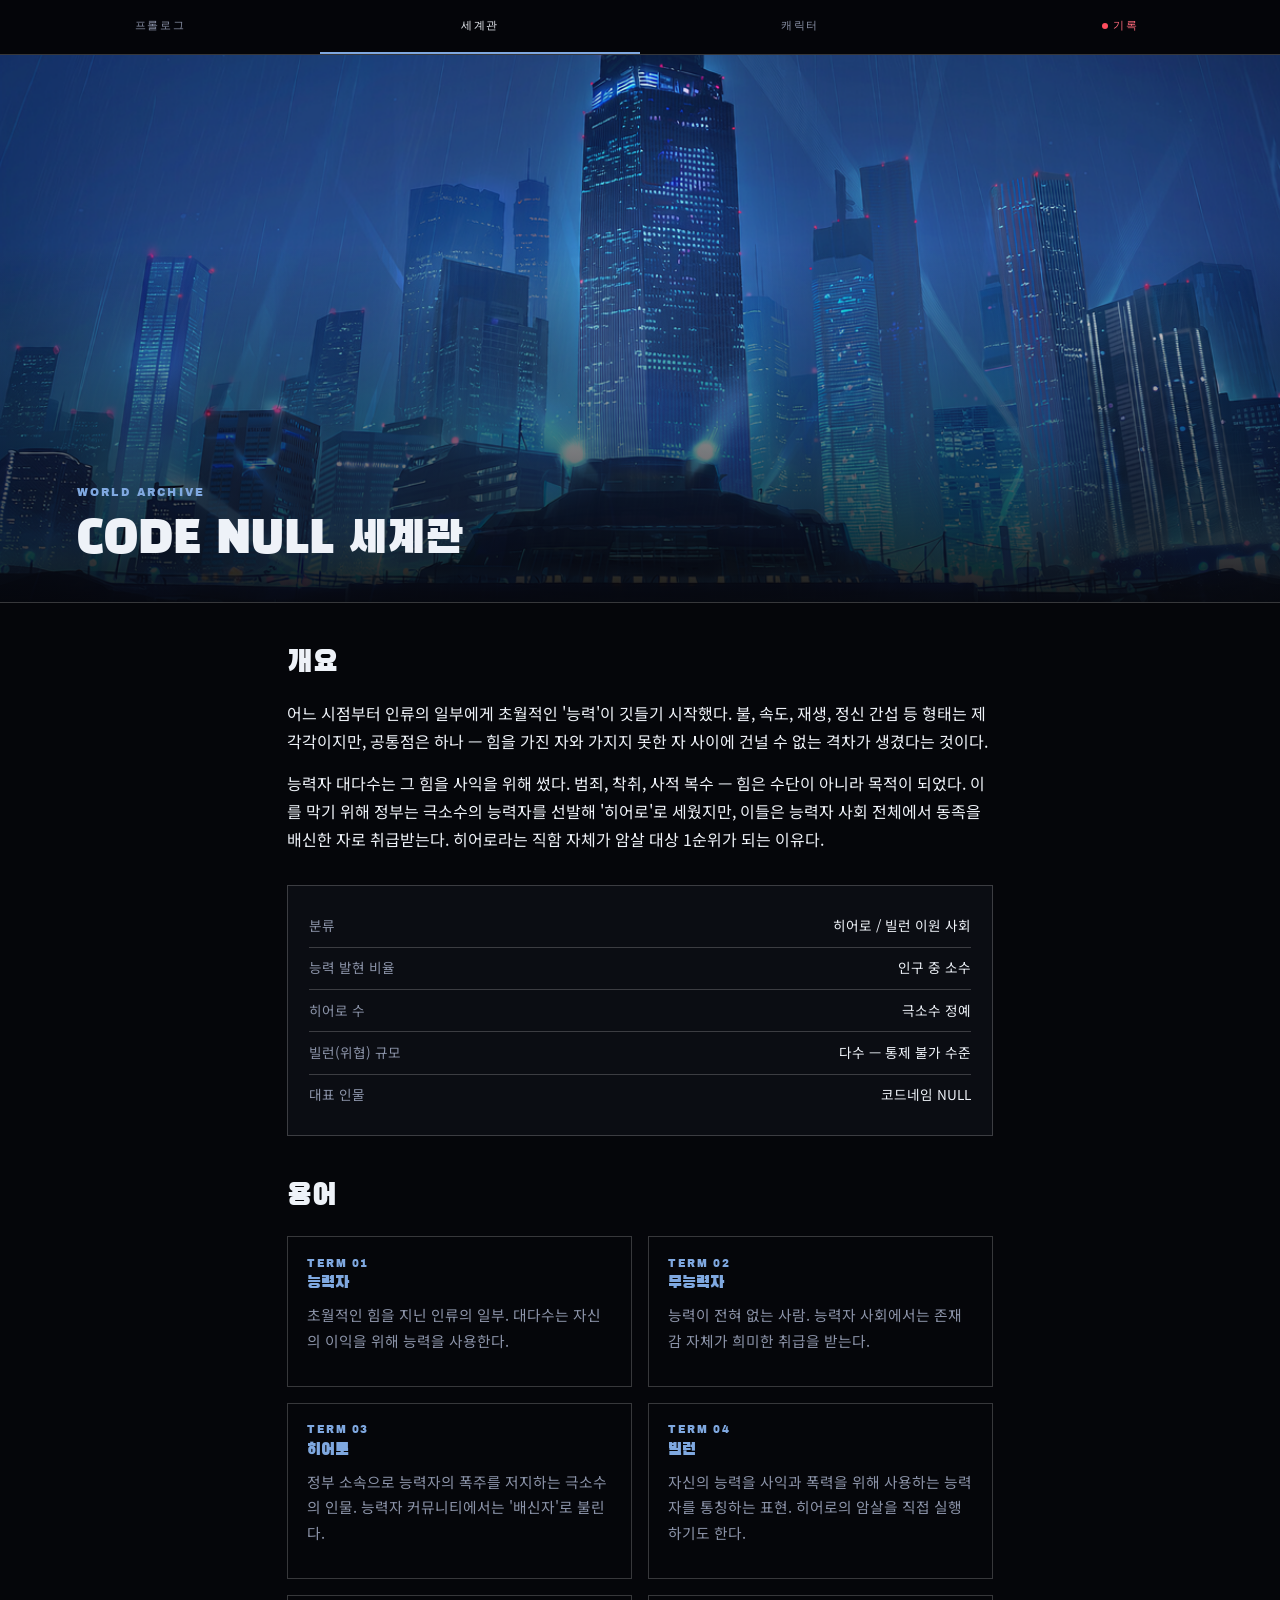
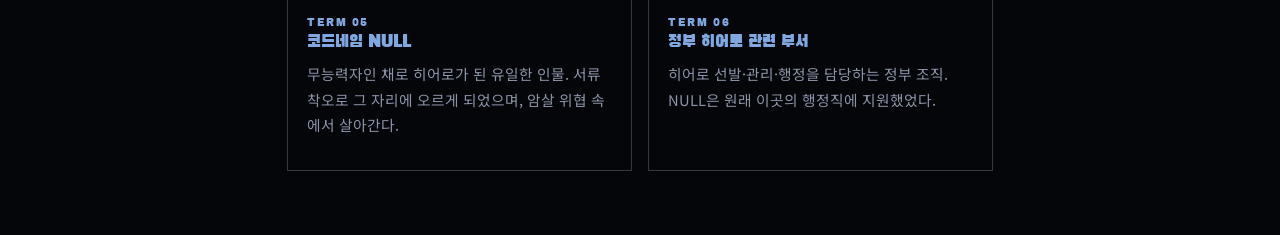
<file: world.html>
<!DOCTYPE html>
<html lang="ko">
<head>
<meta charset="UTF-8">
<meta name="viewport" content="width=device-width, initial-scale=1, viewport-fit=cover">
<title>세계관 · CODE NULL</title>
<link rel="stylesheet" href="css/style.css">
</head>
<body>
<nav class="nav">
  <a href="index.html">프롤로그</a>
  <a href="world.html" class="active">세계관</a>
  <a href="characters.html">캐릭터</a>
  <a href="archive.html" class="lock">기록</a>
</nav>

<section class="wiki-hero">
  <img src="img/5.png" alt="">
  <div class="ph">img/5.png</div>
  <div class="ov">
    <div>
      <div class="tag" style="margin:0 0 .5rem;">WORLD ARCHIVE</div>
      <h1>CODE NULL 세계관</h1>
    </div>
  </div>
</section>

<section class="wrap" style="padding-top:2.5rem;">
  <h2>개요</h2>
  <p>어느 시점부터 인류의 일부에게 초월적인 '능력'이 깃들기 시작했다. 불, 속도, 재생, 정신 간섭 등 형태는 제각각이지만, 공통점은 하나 — 힘을 가진 자와 가지지 못한 자 사이에 건널 수 없는 격차가 생겼다는 것이다.</p>
  <p>능력자 대다수는 그 힘을 사익을 위해 썼다. 범죄, 착취, 사적 복수 — 힘은 수단이 아니라 목적이 되었다. 이를 막기 위해 정부는 극소수의 능력자를 선발해 '히어로'로 세웠지만, 이들은 능력자 사회 전체에서 동족을 배신한 자로 취급받는다. 히어로라는 직함 자체가 암살 대상 1순위가 되는 이유다.</p>

  <div class="infobox">
    <div class="row"><span>분류</span><span>히어로 / 빌런 이원 사회</span></div>
    <div class="row"><span>능력 발현 비율</span><span>인구 중 소수</span></div>
    <div class="row"><span>히어로 수</span><span>극소수 정예</span></div>
    <div class="row"><span>빌런(위협) 규모</span><span>다수 — 통제 불가 수준</span></div>
    <div class="row"><span>대표 인물</span><span>코드네임 NULL</span></div>
  </div>

  <h2 style="margin-top:2.5rem;">용어</h2>
  <div class="entry-grid">
    <div class="entry"><div class="idx">TERM 01</div><h3>능력자</h3><p class="dim">초월적인 힘을 지닌 인류의 일부. 대다수는 자신의 이익을 위해 능력을 사용한다.</p></div>
    <div class="entry"><div class="idx">TERM 02</div><h3>무능력자</h3><p class="dim">능력이 전혀 없는 사람. 능력자 사회에서는 존재감 자체가 희미한 취급을 받는다.</p></div>
    <div class="entry"><div class="idx">TERM 03</div><h3>히어로</h3><p class="dim">정부 소속으로 능력자의 폭주를 저지하는 극소수의 인물. 능력자 커뮤니티에서는 '배신자'로 불린다.</p></div>
    <div class="entry"><div class="idx">TERM 04</div><h3>빌런</h3><p class="dim">자신의 능력을 사익과 폭력을 위해 사용하는 능력자를 통칭하는 표현. 히어로의 암살을 직접 실행하기도 한다.</p></div>
    <div class="entry"><div class="idx">TERM 05</div><h3>코드네임 NULL</h3><p class="dim">무능력자인 채로 히어로가 된 유일한 인물. 서류 착오로 그 자리에 오르게 되었으며, 암살 위협 속에서 살아간다.</p></div>
    <div class="entry"><div class="idx">TERM 06</div><h3>정부 히어로 관련 부서</h3><p class="dim">히어로 선발·관리·행정을 담당하는 정부 조직. NULL은 원래 이곳의 행정직에 지원했었다.</p></div>
  </div>
</section>

<script src="js/main.js"></script>
</body>
</html>
</file>
<file: css/style.css>
@import url('https://fonts.googleapis.com/css2?family=Black+Han+Sans&family=Archivo+Black&family=Noto+Sans+KR:wght@400;600;800&display=swap');

:root{
  --bg:#05060a; --ink:#101216; --paper:#eef2f8;
  --ice:#7fa8e0; --dim:#8b93a8; --red:#c2586a;
  --line:rgba(255,255,255,.2);
}
*{box-sizing:border-box;margin:0;padding:0;}
html{scroll-padding-top:60px;}
html,body{background:var(--bg);color:var(--paper);}
body{font-family:'Noto Sans KR',sans-serif;line-height:1.75;padding-bottom:4rem;}
a{color:inherit;text-decoration:none;}

/* nav */
.nav{
  position:sticky;top:0;z-index:50;display:flex;gap:0;
  background:rgba(5,6,10,.92);backdrop-filter:blur(6px);
  border-bottom:1px solid var(--line);
}
.nav a{
  flex:1;text-align:center;padding:1rem .5rem;
  font-family:'Archivo Black',sans-serif;font-size:.7rem;letter-spacing:.15em;
  color:var(--dim);border-bottom:2px solid transparent;
}
.nav a.active{color:var(--paper);border-bottom-color:var(--ice);}

/* generic */
.wrap{max-width:860px;margin:0 auto;padding:0 6vw;}
.tag{font-family:'Archivo Black',sans-serif;font-size:.68rem;letter-spacing:.2em;color:var(--ice);margin:2.5rem 0 1rem;}
h1,h2,h3{font-family:'Black Han Sans',sans-serif;font-weight:400;line-height:1.35;}
h1{font-size:clamp(1.8rem,6vw,2.8rem);}
h2{font-size:clamp(1.3rem,4vw,1.9rem);margin-bottom:.9rem;}
h3{font-size:1.05rem;color:var(--ice);margin-bottom:.4rem;}
p{color:var(--paper);margin-bottom:.9rem;}
p.dim{color:var(--dim);font-size:.92rem;}

.eng{font-family:'Archivo Black',sans-serif;font-size:clamp(2.2rem,10vw,4.4rem);line-height:.95;}
.eng span{color:var(--ice);}

/* image slot with graceful fallback for missing /img/N.png */
.art{position:relative;width:100%;aspect-ratio:4/5;overflow:hidden;background:#0b0d13;border:1px solid var(--line);}
.art img{width:100%;height:100%;object-fit:cover;display:block;}
.art .ph{
  display:none;position:absolute;inset:0;align-items:center;justify-content:center;
  flex-direction:column;gap:.5rem;color:var(--dim);font-size:.72rem;text-align:center;padding:1rem;
  background:repeating-linear-gradient(135deg,#0b0d13,#0b0d13 12px,#0e111a 12px,#0e111a 24px);
}
.art.noimg .ph{display:flex;}
.art.wide{aspect-ratio:16/10;}

/* dialogue blocks */
.line-block{margin:1.6rem 0;}
.who{font-family:'Archivo Black',sans-serif;font-size:.68rem;letter-spacing:.1em;color:var(--dim);margin-bottom:.35rem;}
.line{font-family:'Black Han Sans',sans-serif;font-size:1.05rem;color:var(--paper);}
.narr{color:var(--dim);font-style:normal;border-left:2px solid var(--ice);padding-left:1rem;}

/* route picker cards */
.routes{display:grid;grid-template-columns:1fr;gap:1.2rem;margin-top:1.5rem;}
@media(min-width:700px){.routes{grid-template-columns:repeat(3,1fr);}}
.route-card{border:1px solid var(--line);display:block;}
.route-card .art{aspect-ratio:3/4;}
.route-card .cap{padding:1rem;}
.route-card .cap .num{font-family:'Archivo Black',sans-serif;font-size:.65rem;letter-spacing:.15em;color:var(--ice);}
.route-card .cap h3{margin-top:.4rem;}
.route-card .cap p{font-size:.85rem;color:var(--dim);margin-bottom:0;}

/* roster grid */
.roster{display:grid;grid-template-columns:1fr;gap:1.4rem;margin-top:1.2rem;}
@media(min-width:700px){.roster{grid-template-columns:repeat(2,1fr);}}
.roster .person{border:1px solid var(--line);padding-bottom:1rem;}
.roster .person .info{padding:1rem 1.1rem 0;}

/* terms list */
.terms dt{font-family:'Black Han Sans',sans-serif;color:var(--ice);margin-top:1.3rem;}
.terms dd{color:var(--dim);margin-top:.3rem;font-size:.92rem;}

.btn{
  display:inline-block;margin-top:1.5rem;font-family:'Archivo Black',sans-serif;
  font-size:.75rem;letter-spacing:.12em;color:var(--bg);background:var(--ice);
  padding:.85rem 1.6rem;
}
.back{display:inline-block;margin-top:2rem;color:var(--dim);font-size:.82rem;}

.hero-section{
  padding:7vh 0 4vh;
  background:radial-gradient(circle at 25% 10%, rgba(127,168,224,.18), transparent 55%);
}
.note{font-size:.78rem;color:var(--dim);border-top:1px solid var(--line);margin-top:3rem;padding-top:1.2rem;}

/* ===== 웹툰 컷 패널 (프롤로그 / NIGHT 루트) ===== */
.panel{position:relative;width:100%;aspect-ratio:4/5;overflow:hidden;border-bottom:2px solid var(--line);background:#0b0d13;}
.panel.cover{aspect-ratio:3/4;}
.panel img{position:absolute;inset:0;width:100%;height:100%;object-fit:cover;display:block;}
.panel .ph{display:none;position:absolute;inset:0;align-items:center;justify-content:center;flex-direction:column;gap:.5rem;color:var(--dim);font-size:.75rem;text-align:center;padding:1rem;background:repeating-linear-gradient(135deg,#0b0d13,#0b0d13 12px,#0e111a 12px,#0e111a 24px);}
.panel.noimg .ph{display:flex;}
.panel .shade{position:absolute;inset:0;z-index:1;pointer-events:none;background:linear-gradient(to top, rgba(5,6,10,.92) 0%, rgba(5,6,10,.15) 42%, transparent 62%);}
.panel .num{position:absolute;top:.9rem;left:.9rem;z-index:3;font-family:'Archivo Black',sans-serif;font-size:.68rem;letter-spacing:.15em;color:var(--ink);background:var(--ice);padding:.28rem .6rem;}
.panel .cap-box{position:absolute;left:.9rem;z-index:3;max-width:78%;background:var(--paper);color:var(--ink);font-size:.82rem;font-weight:600;line-height:1.5;padding:.65rem .9rem;border:2px solid var(--ink);}
.panel .bubble{position:absolute;z-index:3;max-width:72%;background:var(--paper);color:var(--ink);font-family:'Black Han Sans',sans-serif;font-size:clamp(.95rem,2.6vw,1.15rem);line-height:1.4;padding:.9rem 1.1rem;border:2px solid var(--ink);}
.panel .bubble::after{content:"";position:absolute;width:16px;height:16px;background:var(--paper);border-right:2px solid var(--ink);border-bottom:2px solid var(--ink);}
.panel .bubble.tail-bl{bottom:-9px;left:2rem;}
.panel .bubble.tail-bl::after{bottom:8px;left:-8px;transform:rotate(135deg);}
.panel .bubble.tail-br{bottom:-9px;right:2rem;}
.panel .bubble.tail-br::after{bottom:8px;right:-8px;transform:rotate(45deg);}
.panel .title-ov{position:absolute;left:6vw;bottom:2.2rem;z-index:3;}
.panel .title-ov .eng{font-size:clamp(2.2rem,11vw,4.6rem);}
.top-r{top:1.1rem;right:1.1rem;}
.bottom-l{bottom:1.1rem;left:1.1rem;}
.bottom-r{bottom:1.1rem;right:1.1rem;}
.mid-l{top:50%;left:1.1rem;transform:translateY(-50%);}
.routes-wrap{padding:3rem 0;}

/* ===== 세계관 위키 스타일 ===== */
.wiki-hero{position:relative;width:100%;aspect-ratio:21/9;overflow:hidden;border-bottom:1px solid var(--line);}
.wiki-hero img{position:absolute;inset:0;width:100%;height:100%;object-fit:cover;}
.wiki-hero .ph{position:absolute;inset:0;}
.wiki-hero .ov{position:absolute;inset:0;z-index:2;background:linear-gradient(to top, rgba(5,6,10,.92), transparent 65%);display:flex;align-items:flex-end;padding:2rem 6vw;}
.infobox{border:1px solid var(--line);background:#0b0d13;padding:1.2rem 1.3rem;margin:2rem 0;}
.infobox .row{display:flex;justify-content:space-between;gap:1rem;font-size:.85rem;padding:.55rem 0;border-bottom:1px solid var(--line);}
.infobox .row:last-child{border-bottom:none;}
.infobox .row span:first-child{color:var(--dim);}
.entry-grid{display:grid;grid-template-columns:1fr;gap:1rem;margin-top:1.2rem;}
@media(min-width:700px){.entry-grid{grid-template-columns:repeat(2,1fr);}}
.entry{border:1px solid var(--line);padding:1.1rem 1.2rem;}
.entry .idx{font-family:'Archivo Black',sans-serif;font-size:.65rem;color:var(--ice);letter-spacing:.15em;}

/* ===== 과거 회상 컷 (실루엣/저채도) ===== */
.panel.flashback .shade{background:linear-gradient(to top, rgba(5,6,10,.95) 0%, rgba(5,6,10,.35) 50%, rgba(5,6,10,.1) 100%);}
.panel.flashback .ph{filter:grayscale(1) contrast(1.1);}
.panel .narr-line{position:absolute;left:6vw;right:6vw;bottom:1.4rem;z-index:3;color:var(--dim);font-size:.85rem;text-align:center;letter-spacing:.04em;}

/* ===== REDACTED / 정보 비공개 글리치 ===== */
.redact-box{
  position:absolute;z-index:3;left:6vw;right:6vw;bottom:1.6rem;
  border:1px solid rgba(194,88,106,.5);background:rgba(5,6,10,.75);
  padding:1rem 1.1rem;font-family:'Archivo Black',sans-serif;font-size:.7rem;
  letter-spacing:.08em;color:#c2586a;
}
.redact-box .r-row{display:flex;justify-content:space-between;padding:.25rem 0;}
.redact-box .glitch{animation:glitchText 1.4s infinite steps(2,end);}
@keyframes glitchText{
  0%,100%{opacity:1;transform:translateX(0);}
  20%{opacity:.6;transform:translateX(-2px);}
  40%{opacity:1;transform:translateX(2px);}
  60%{opacity:.5;}
  80%{opacity:1;transform:translateX(-1px);}
}
.panel.redacted::before{
  content:"";position:absolute;inset:0;z-index:2;pointer-events:none;mix-blend-mode:overlay;
  background:repeating-linear-gradient(0deg,rgba(255,255,255,.04) 0px,transparent 1px,transparent 3px);
  animation:scan 2.5s linear infinite;
}
@keyframes scan{0%{background-position-y:0;}100%{background-position-y:120px;}}

/* ===== CCTV / 보안 아카이브 ===== */
.gate{min-height:100vh;display:flex;align-items:center;justify-content:center;flex-direction:column;padding:6vh 6vw;text-align:center;}
.gate .tag{margin-bottom:1.2rem;}
.gate input{
  margin-top:1.6rem;background:#0b0d13;border:1px solid var(--line);color:var(--paper);
  font-family:'Archivo Black',sans-serif;letter-spacing:.2em;font-size:.95rem;
  padding:.9rem 1rem;text-align:center;width:min(280px,80vw);
}
.gate button{
  margin-top:1rem;display:block;margin-left:auto;margin-right:auto;
  font-family:'Archivo Black',sans-serif;font-size:.75rem;letter-spacing:.12em;
  color:var(--bg);background:var(--ice);padding:.8rem 1.8rem;border:none;cursor:pointer;
}
.gate .err{color:#c2586a;font-size:.78rem;margin-top:.9rem;min-height:1.2em;}

.cctv-wrap{display:none;}
.cctv-wrap.show{display:block;}
.cctv{position:relative;width:100%;aspect-ratio:4/3;overflow:hidden;background:#000;border-bottom:1px solid var(--line);filter:grayscale(.3) contrast(1.15) brightness(.85);}
.cctv .ph{position:absolute;inset:0;display:flex;align-items:center;justify-content:center;color:#5a6070;font-size:.75rem;background:repeating-linear-gradient(135deg,#050608,#050608 12px,#0a0c10 12px,#0a0c10 24px);}
.cctv::after{
  content:"";position:absolute;inset:0;pointer-events:none;mix-blend-mode:overlay;
  background:repeating-linear-gradient(0deg,rgba(255,255,255,.06) 0px,transparent 1px,transparent 2px);
  animation:scan 1.8s linear infinite;
}
.cctv .hud{position:absolute;inset:0;z-index:4;padding:.8rem;font-family:'Archivo Black',sans-serif;font-size:.65rem;letter-spacing:.08em;color:#d8dde6;}
.cctv .rec{position:absolute;top:.8rem;left:.8rem;display:flex;align-items:center;gap:.4rem;}
.cctv .rec .dot{width:7px;height:7px;border-radius:50%;background:#e23a4e;animation:blink 1s infinite;}
@keyframes blink{50%{opacity:.2;}}
.cctv .ts{position:absolute;bottom:.8rem;right:.8rem;}
.cctv .cam{position:absolute;top:.8rem;right:.8rem;}

/* ===== PC: 웹툰 컷을 중앙 세로 컬럼으로 고정 ===== */
@media(min-width:768px){
  .panel,.cctv{max-width:720px;margin-left:auto;margin-right:auto;border-left:1px solid var(--line);border-right:1px solid var(--line);}
  .panel .title-ov{left:1.5rem;}
  .panel .narr-line{left:1.5rem;right:1.5rem;}
  .redact-box{left:1.5rem;right:1.5rem;}
}

/* ===== CCTV / FX 이미지 효과 (흑백 · 노이즈 · 스캔라인 · 글리치) ===== */
.cctv{filter:none;background:#000;}
.cctv::after{display:none;}
.cctv .ph{display:none;}
.cctv.noimg .ph{display:flex;}
.fx{position:relative;overflow:hidden;}
.cctv img:not(.fxg),.fx img:not(.fxg){
  position:absolute;inset:0;width:100%;height:100%;object-fit:cover;display:block;
  filter:grayscale(1) contrast(1.25) brightness(.8);
  animation:fxFlicker 3.2s infinite steps(1,end), fxShake var(--gd,6s) var(--gdel,0s) infinite steps(1,end);
}
.fxl{position:absolute;inset:0;pointer-events:none;z-index:3;}
.fxl.noise{width:100%;height:100%;opacity:.13;mix-blend-mode:screen;image-rendering:pixelated;}
.fxl.scan{background:repeating-linear-gradient(0deg,rgba(0,0,0,.28) 0 1px,transparent 1px 3px);}
.fxl.vig{background:radial-gradient(ellipse at center,transparent 55%,rgba(0,0,0,.75) 100%);}
.fxl.roll{inset:auto 0 auto 0;height:22%;background:linear-gradient(to bottom,transparent,rgba(255,255,255,.07),transparent);animation:fxRoll 5.5s linear infinite;}
.fxg{position:absolute;inset:0;width:100%;height:100%;object-fit:cover;pointer-events:none;mix-blend-mode:screen;opacity:0;z-index:2;}
.fxg.r{filter:grayscale(1) sepia(1) hue-rotate(-50deg) saturate(3) contrast(1.2);animation:fxGlitchA var(--gd,6s) var(--gdel,0s) infinite steps(1,end);}
.fxg.c{filter:grayscale(1) sepia(1) hue-rotate(150deg) saturate(3) contrast(1.2);animation:fxGlitchB var(--gd,6s) var(--gdel,0s) infinite steps(1,end);}
.noimg .fxg{display:none;}
@keyframes fxFlicker{0%,100%{opacity:1}47%{opacity:.92}48%{opacity:.78}49%{opacity:1}}
@keyframes fxRoll{from{top:-25%}to{top:110%}}
@keyframes fxShake{0%,86%,100%{transform:none}88%{transform:translate(-3px,1px)}91%{transform:translate(4px,-1px)}94%{transform:translate(-2px,0)}}
@keyframes fxGlitchA{0%,86%,100%{opacity:0;transform:none;clip-path:inset(0)}87%{opacity:.5;transform:translateX(-7px);clip-path:inset(18% 0 62% 0)}90%{opacity:.5;transform:translateX(6px);clip-path:inset(55% 0 20% 0)}93%{opacity:.4;transform:translateX(-4px);clip-path:inset(38% 0 35% 0)}96%{opacity:0}}
@keyframes fxGlitchB{0%,86%,100%{opacity:0;transform:none;clip-path:inset(0)}88%{opacity:.5;transform:translateX(7px);clip-path:inset(62% 0 18% 0)}91%{opacity:.5;transform:translateX(-6px);clip-path:inset(15% 0 60% 0)}94%{opacity:.4;transform:translateX(4px);clip-path:inset(42% 0 33% 0)}96%{opacity:0}}
@media(prefers-reduced-motion:reduce){
  .cctv img:not(.fxg),.fx img:not(.fxg),.fxg,.fxl.roll{animation:none;}
  .fxg{display:none;}
}
.panel .fxl{z-index:2;}

/* ===== 자리표시: 이미지가 정말 없을 때만 보이기 ===== */
.ph{display:none !important;}
.noimg > .ph{display:flex !important;}
.wiki-hero .ph{align-items:center;justify-content:center;color:var(--dim);font-size:.75rem;
  background:repeating-linear-gradient(135deg,#0b0d13 0 12px,#0e111a 12px 24px);}

/* ===== 상단 탭: 기록 보관소 ===== */
.nav a.lock{color:#ff6b7c;}
.nav a.lock::before{content:"";display:inline-block;width:6px;height:6px;border-radius:50%;background:#ff4d5e;margin-right:.45em;vertical-align:middle;animation:blink 1.4s infinite;}
.archive-open .nav a.lock{color:var(--dim);}
.archive-open .nav a.lock::before{background:#7fa8e0;animation:none;}

/* ===== 접근 터미널 ===== */
.term{max-width:720px;margin:0 auto;padding:0 6vw 4rem;}
.term-box{border:1px solid rgba(255,77,94,.55);background:linear-gradient(180deg,rgba(255,77,94,.08),rgba(5,6,10,.6) 40%);
  padding:1.4rem 1.3rem 1.3rem;position:relative;overflow:hidden;}
.term-box::before{content:"";position:absolute;inset:0;pointer-events:none;
  background:repeating-linear-gradient(0deg,rgba(255,255,255,.03) 0 1px,transparent 1px 3px);}
.term-head{display:flex;align-items:center;gap:.55rem;font-family:'Archivo Black',sans-serif;font-size:.72rem;letter-spacing:.18em;color:#ff6b7c;}
.term-head .dot{width:8px;height:8px;border-radius:50%;background:#ff4d5e;animation:blink 1s infinite;}
.term-title{font-family:'Black Han Sans',sans-serif;font-size:clamp(1.3rem,4.6vw,1.8rem);margin:.8rem 0 .4rem;color:#fff;}
.term-desc{color:#a7afc0;font-size:.9rem;line-height:1.7;margin-bottom:1rem;}
.clues{list-style:none;margin:0 0 1.1rem;padding:0;color:#c9cfdb;font-size:.88rem;line-height:1.9;}
.clues li::before{content:"▸ ";color:#ff6b7c;}
.more-hint{color:#7fa8e0;font-size:.82rem;margin:-.4rem 0 1rem;}

form.code-gate{display:flex;flex-wrap:wrap;gap:.6rem;}
form.code-gate input{flex:1 1 180px;min-width:0;background:#05060a;border:1px solid rgba(255,255,255,.25);color:#fff;
  font-family:'Archivo Black',monospace;letter-spacing:.25em;font-size:1rem;padding:.85rem 1rem;text-transform:uppercase;}
form.code-gate input:focus{outline:none;border-color:#ff6b7c;box-shadow:0 0 0 3px rgba(255,77,94,.2);}
form.code-gate button{background:#ff4d5e;color:#05060a;border:none;cursor:pointer;font-family:'Archivo Black',sans-serif;
  font-size:.78rem;letter-spacing:.15em;padding:.85rem 1.4rem;}
form.code-gate button:hover{background:#ff7383;}
form.code-gate .msg{flex-basis:100%;min-height:1.3em;font-family:'Archivo Black',monospace;font-size:.75rem;letter-spacing:.1em;color:#ff6b7c;}
form.code-gate.ok .msg{color:#7fe0b0;}
form.code-gate.ok input{border-color:#7fe0b0;}
form.code-gate.bad input{animation:shake .35s;}
@keyframes shake{20%{transform:translateX(-6px)}40%{transform:translateX(6px)}60%{transform:translateX(-4px)}80%{transform:translateX(3px)}}
.term-link{display:inline-block;margin-top:1rem;color:var(--dim);font-size:.8rem;letter-spacing:.08em;}
.term.granted .term-box{border-color:rgba(127,224,176,.5);}

/* 열람 상태 전환 */
.archive-gated{display:none;}
.archive-open .archive-gated{display:block;}
.archive-open .archive-gate{display:none;}

/* 정답 순간 화면 글리치 */
.glitch-flash{animation:flash .9s steps(2,end);}
@keyframes flash{0%{filter:none}15%{filter:invert(1) hue-rotate(160deg)}30%{filter:none;transform:translateX(4px)}45%{filter:contrast(2) saturate(0)}60%{transform:translateX(-4px)}100%{filter:none;transform:none}}

/* 드래그해야 보이는 숨은 글씨 (ARG 단서) */
.hid{color:#000;background:#000;user-select:text;}
.hid::selection{color:#ff6b7c;background:#1a1d26;}

@media(prefers-reduced-motion:reduce){.glitch-flash,form.code-gate.bad input,.nav a.lock::before,.term-head .dot{animation:none;}}
</file>
